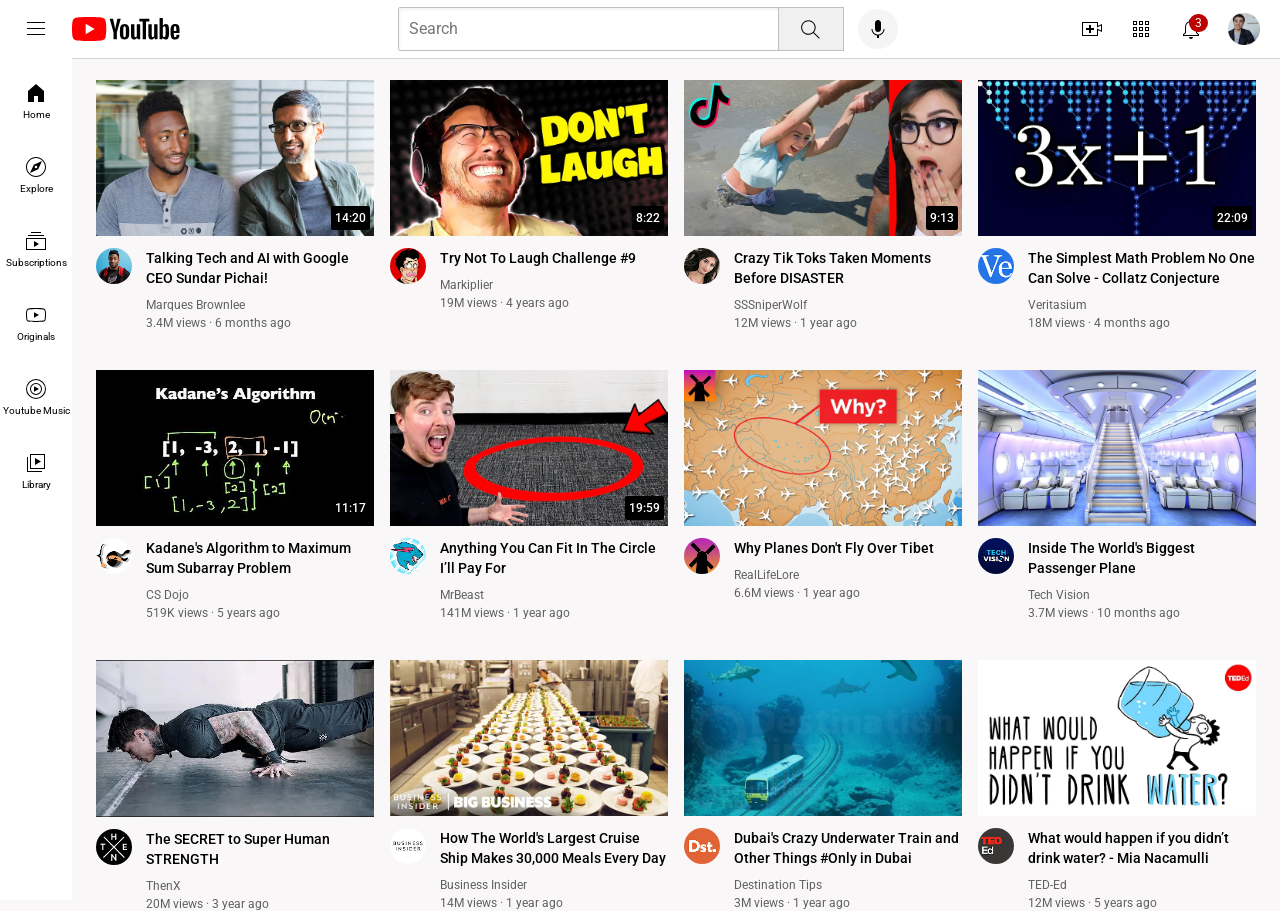
<file: youtube/youtube.html>
<!DOCTYPE html>
<html>
<head>
    <title>Youtube</title>
    <link rel="stylesheet" href ="css/header.css">
    <link rel="stylesheet" href="css/side-bar.css">
    <link rel="stylesheet" href="css/general.css">
    <link rel="stylesheet" href="css/video.css">
    <link rel="preconnect" href="https://fonts.googleapis.com">
    <link rel="preconnect" href="https://fonts.gstatic.com" crossorigin>
    <link href="https://fonts.googleapis.com/css2?family=Roboto:ital,wght@0,100..900;1,100..900&display=swap" rel="stylesheet">
</head>
<body>
    <!-- <img class="youtube-logo" src="C:\Users\koushik\Documents\HTML-CSS\Youtube\youtube-logo.svg"> -->
     <div class="header">
      <div class="left-section">
        <img class ="hamburger-menu" src="Assets/icons/hamburger-menu.svg">
        <img class="youtube-logo" src="Assets/icons/youtube-logo.svg">
      </div>
      <div class="middle-section">
        <input class="search-bar" type="text" placeholder="Search">
        <button class="search-button">
          <img class="search-logo"src="Assets/icons/search.svg">
          <div class="tooltip">Search</div>
        </button>
        <button class="voice-search-button">
          <img class="voice-search-icon"src="Assets/icons/voice-search-icon.svg">
          <div class="tooltip">Search With your voice</div>
        </button>
      </div>
      <div class="right-section">
        <div class="upload-icon-container">
        <img class="upload-icon" src="Assets/icons/upload.svg">
        <div class="tooltip">Create</div>
        </div>
        <div class="youtube-container">
        <img class="youtube-app" src ="Assets/icons/youtube-apps.svg">
        <div class="tooltip">Youtube apps</div>
        </div>
        <div class="notification">
          <div class="notification-container">
        <img class="notifications" src="Assets/icons/notifications.svg">
        <div class="tooltip">Notifications</div>
        </div>
        <div class="notifications-number">3</div>
        </div>
        <img class="my-channel" src="Assets/channel-pictures/my-channel.jpeg">
      </div>
    </div>
    <div class="side-bar">
      <div class="side-bar-content">
      <img class="home-icon" src="Assets/icons/home.svg">
      <div>Home</div>
      </div>
      <div class="side-bar-content">
      <img class="explore-icon" src="Assets/icons/explore.svg">
      <div>Explore</div>
      </div>
      <div class="side-bar-content">
        <img class="subscriptions-icon" src ="Assets/icons/subscriptions.svg">
        <div>Subscriptions</div>
      </div>
      <div class="side-bar-content">
        <img class="originals-icon" src="Assets/icons/originals.svg">
        <div>Originals</div>
      </div>
      <div class="side-bar-content">
        <img class="youtube-music-icon" src ="Assets/icons/youtube-music.svg">
        <div>Youtube Music</div>
      </div>
      <div class="side-bar-content">
        <img class="library-icon" src="Assets/icons/library.svg">
        <div>Library</div>
      </div>  
    </div>

    <div class="video-grid">
      <div class="video-preview">
        <div class="thumbnail-row">
          <img class="thumbnail" src="Assets/thumbnails/thumbnail-1.webp">
          <div class="video-time">14:20</div>
        </div>
        <div class="video-info-grid">
          <div class="channel-picture">
            <img class="profile-picture" src="Assets/channel-pictures/channel-1.jpeg">
          </div>
          <div class="video-info">
            <p class="video-title">
              Talking Tech and AI with Google CEO Sundar Pichai!
            </p>
            <p class="video-author">
              Marques Brownlee
            </p>
            <p class="video-stats">
              3.4M views &#183; 6 months ago
            </p>
          </div>
        </div>
      </div>

      <div class="video-preview">
        <div class="thumbnail-row">
          <img class="thumbnail" src="Assets/thumbnails/thumbnail-2.webp">
          <div class="video-time">8:22</div>
        </div>
        <div class="video-info-grid">
          <div class="channel-picture">
            <img class="profile-picture" src="Assets/channel-pictures/channel-2.jpeg">
          </div>
          <div class="video-info">
            <p class="video-title">
              Try Not To Laugh Challenge #9
            </p>
            <p class="video-author">
              Markiplier
            </p>
            <p class="video-stats">
              19M views &#183; 4 years ago
            </p>
          </div>
        </div>
      </div>

      <div class="video-preview">
        <div class="thumbnail-row">
          <img class="thumbnail" src="Assets/thumbnails/thumbnail-3.webp">
          <div class="video-time">9:13</div>
        </div>
        <div class="video-info-grid">
          <div class="channel-picture">
            <img class="profile-picture" src="Assets/channel-pictures/channel-3.jpeg">
          </div>
          <div class="video-info">
            <p class="video-title">
              Crazy Tik Toks Taken Moments Before DISASTER
            </p>
            <p class="video-author">
              SSSniperWolf
            </p>
            <p class="video-stats">
              12M views &#183; 1 year ago
            </p>
          </div>
        </div>
      </div>

      <div class="video-preview">
        <div class="thumbnail-row">
          <img class="thumbnail" src="Assets/thumbnails/thumbnail-4.webp">
          <div class="video-time">22:09</div>
        </div>
        <div class="video-info-grid">
          <div class="channel-picture">
            <img class="profile-picture" src="Assets/channel-pictures/channel-4.jpeg">
          </div>
          <div class="video-info">
            <p class="video-title">
              The Simplest Math Problem No One Can Solve - Collatz Conjecture
            </p>
            <p class="video-author">
              Veritasium
            </p>
            <p class="video-stats">
              18M views &#183; 4 months ago
            </p>
          </div>
        </div>
      </div>

      <div class="video-preview">
        <div class="thumbnail-row">
          <img class="thumbnail" src="Assets/thumbnails/thumbnail-5.webp">
          <div class="video-time">11:17</div>
        </div>
        <div class="video-info-grid">
          <div class="channel-picture">
            <img class="profile-picture" src="Assets/channel-pictures/channel-5.jpeg">
          </div>
          <div class="video-info">
            <p class="video-title">
              Kadane's Algorithm to Maximum Sum Subarray Problem
            </p>
            <p class="video-author">
              CS Dojo
            </p>
            <p class="video-stats">
              519K views &#183; 5 years ago
            </p>
          </div>
        </div>
      </div>

      <div class="video-preview">
        <div class="thumbnail-row">
          <img class="thumbnail" src="Assets/thumbnails/thumbnail-6.webp">
          <div class="video-time">19:59</div>
        </div>
        <div class="video-info-grid">
          <div class="channel-picture">
            <img class="profile-picture" src="Assets/channel-pictures/channel-6.jpeg">
          </div>
          <div class="video-info">
            <p class="video-title">
              Anything You Can Fit In The Circle I’ll Pay For
            </p>
            <p class="video-author">
              MrBeast
            </p>
            <p class="video-stats">
              141M views &#183; 1 year ago
            </p>
          </div>
        </div>
      </div>
      <div class="video-preview">
        <div class="thumbnail-row">
          <img class="thumbnail" src="Assets/thumbnails/thumbnail-7.webp">
        </div>
        <div class="video-info-grid">
          <div class="channel-picture">
            <img class="profile-picture" src="Assets/channel-pictures/channel-7.jpeg">
          </div>
          <div class="video-info">
            <p class="video-title">
              Why Planes Don't Fly Over Tibet
            </p>
            <p class="video-author">
              RealLifeLore
            </p>
            <p class="video-stats">
              6.6M views &#183; 1 year ago
            </p>
          </div>
        </div>
      </div>
      
      <div class="video-preview">
        <div class="thumbnail-row">
          <img class="thumbnail" src="Assets/thumbnails/thumbnail-8.webp">
        </div>
        <div class="video-info-grid">
          <div class="channel-picture">
            <img class="profile-picture" src="Assets/channel-pictures/channel-8.jpeg">
          </div>
          <div class="video-info">
            <p class="video-title">            
                Inside The World's Biggest Passenger Plane
            </p>
            <p class="video-author">
              Tech Vision
            </p>
            <p class="video-stats">
              3.7M views &#183; 10 months ago
            </p>
          </div>
        </div>
      </div>

      <div class="video-preview">
        <div class="thumbnail-row">
          <img class="thumbnail" src="Assets/thumbnails/thumbnail-9.webp">
        </div>
        <div class="video-info-grid">
          <div class="channel-picture">
            <img class="profile-picture" src="Assets/channel-pictures/channel-9.jpeg">
          </div>
          <div class="video-info">
            <p class="video-title">
              The SECRET to Super Human STRENGTH
            </p>
            <p class="video-author">
              ThenX
            </p>
            <p class="video-stats">
              20M views &#183; 3 year ago
            </p>
          </div>
        </div>
      </div>

      <div class="video-preview">
        <div class="thumbnail-row">
          <img class="thumbnail" src="Assets/thumbnails/thumbnail-10.webp">
        </div>
        <div class="video-info-grid">
          <div class="channel-picture">
            <img class="profile-picture" src="Assets/channel-pictures/channel-10.jpeg">
          </div>
          <div class="video-info">
            <p class="video-title">
              How The World's Largest Cruise Ship Makes 30,000 Meals Every Day
            </p>
            <p class="video-author">
              Business Insider
            </p>
            <p class="video-stats">
              14M views &#183; 1 year ago
            </p>
          </div>
        </div>
      </div>

      <div class="video-preview">
        <div class="thumbnail-row">
          <img class="thumbnail" src="Assets/thumbnails/thumbnail-11.webp">
        </div>
        <div class="video-info-grid">
          <div class="channel-picture">
            <img class="profile-picture" src="Assets/channel-pictures/channel-11.jpeg">
          </div>
          <div class="video-info">
            <p class="video-title">
              Dubai's Crazy Underwater Train and Other Things #Only in Dubai
            </p>
            <p class="video-author">
              Destination Tips
            </p>
            <p class="video-stats">
              3M views &#183; 1 year ago
            </p>
          </div>
        </div>
      </div>
      <div class="video-preview">
        <div class="thumbnail-row">
          <img class="thumbnail" src="Assets/thumbnails/thumbnail-12.webp">
        </div>
        <div class="video-info-grid">
          <div class="channel-picture">
            <img class="profile-picture" src="Assets/channel-pictures/channel-12.jpeg">
          </div>
          <div class="video-info">
            <p class="video-title">
              What would happen if you didn’t drink water? - Mia Nacamulli
            </p>
            <p class="video-author">
              TED-Ed
            </p>
            <p class="video-stats">
              12M views &#183; 5 years ago
            </p>
          </div>
        </div>
      </div>
    </div>
    </body>
  </html>
</file>
<file: youtube/css/header.css>
/* basic elements of html 
1)block elements - setups and takes the entire line like an p tag 
2)inline block elements - takes the only desired spaces like an image and searchbar
3)inline elements - takes the only desired space for text like an strong tag*/
/* we can apply properties for the tags at a time by using , */
/* .thumbnail{
    /* images properties : when we change the width of an image the height of the image also changes , so the dimensions will be equal  */
    /* object-fit: cover; this will cover a certain area that gives by us like height and width  */
    /* contain shrinks the image upto the desired area would be filled with that image */
    /* object-fit: contain; */
      .header{
        display:flex;
        height: 58px;
        flex-direction: row;
        justify-content: space-between;
        position:fixed;
        top:0;
        left:0;
        right:0;
        background-color: white;

        border-bottom-width:1px ;
        border-bottom-style:solid ;
        border-bottom-color: rgb(213, 210, 210);
        z-index:100;
      }
      .left-section{
        display:flex;
        align-items: center;
      }
      .middle-section {
        flex:1;
        margin-left: 70px;
        margin-right:35px;
        max-width: 500px;
        display: flex;
        align-items: center;
      }
      .search-button{
        height:44px; 
        width:66px;
        background-color: rgb(240, 240, 240);
        border-width: 1px;
        border-style: solid;
        border-color: rgb(192,192,192);
        margin-left: -1px;
        margin-right:10px;
        position: relative;

      }
      .search-button,
      .voice-search-button,
      .upload-icon-container,
      .youtube-container,
      .notification-container{
        display:flex;
        justify-content: center;
        align-items: center;
        position:relative;
      }
      .search-button .tooltip,
      .voice-search-button .tooltip,
      .upload-icon-container .tooltip,
      .youtube-container .tooltip,
      .notification-container .tooltip
      {
        position:absolute;
        background-color: grey;
        color:white;
        padding-top:4px;
        padding-bottom:4px;
        padding-right:8px;
        padding-left:8px;
        border-radius: 2px;
        font-size: 12px;
        bottom:-30px;
        opacity:0;
        transition: opacity 0.15s;
        pointer-events:none;
        white-space: nowrap;

      }
      .search-button:hover .tooltip,
      .voice-search-button:hover .tooltip,
      .upload-icon-container:hover .tooltip,
      .youtube-container:hover .tooltip,
      .notification-container:hover .tooltip
      {
        opacity:1;
      }
      .search-bar::placeholder{
        font-family: Roboto , Arial;
        font-size:16px;
      }
      .voice-search-button{
        height:40px;
        width:40px;
        border-style: solid;
        margin-left:4px;
        border-radius: 20px;
        border:none;
        background-color: rgb(245,245,245);
      }
      .voice-search-icon{
        height:24px;
      }
      .hamburger-menu{
        height:24px;
        margin-left:24px;
        margin-right:24px;
      }
      .youtube-logo{
        height:24px;
        width:100 px;
      }
      .search-bar{
        flex:1;
        height:40px;
        padding-left:10px;
        font-size:16px;
        border-width:1px;
        border-style: solid;
        border-color: rgb(192,192,192);
        border-radius: 2px;
        box-shadow: inset 1px 2px 3px rgba(0,0,0,0.05);
        /* For shrinking purpose we put width:0 */
        width:0;
      }
      .search-logo{
        height:25px;
      }
      .right-section{
        display:flex;
        justify-content: space-between;
        align-items: center;
        width:180px;
        margin-right:20px;
        /* to prevent flex box shrinking we are using flex-shrink:0 */
        flex-shrink:0;
      }
      .upload-icon{
        height:24px;
      }
      .youtube-app{
        height:24px;
      }
      .notifications{
        height:24px;
      }
      .notification{
        position:relative;
      }
      .notifications-number{
        font-family: Roboto,arial;
        position:absolute;
        background-color: rgb(186, 2, 2);
        right:-5px;
        top:-3px;
        color:white;
        font-size:12px;
        padding-right:6px;
        padding-left:6px;
        padding-top:2px;
        padding-bottom:2px;
        border-radius: 10px;
      }
      .my-channel{
        height:32px;
      }
</file>
<file: youtube/css/side-bar.css>
.side-bar{
    position: fixed;
    left:0;
    top:58px;
    bottom:0;
    width:72px;
    background-color: white;
    padding-top: 5px;;
    z-index: 200;
}
.side-bar-content{
    height:74px;
    display:flex;
    justify-content: center;
    align-items: center;
    flex-direction: column;
    cursor: pointer;
}
.side-bar-content div{
    font-family: Roboto,arial;
    font-size:10px;
}
.side-bar-content img{
    height:24px;
    margin-bottom:4px;
}
.side-bar-content:hover{
    background-color: rgb(235,235,235);
}
.home-icon{
  height:30px;
}
.explore-icon{
    height:30px;
}
.subscriptions-icon{
    height:30px;
}
.originals-icon{
    height:30px;
}
.youtube-music-icon{
    height:30px;
}
.library-icon{
    height:30px;
}
</file>
<file: youtube/css/general.css>
p {
        font-family: Roboto, Arial;
        margin-top: 0;
        margin-bottom: 0;
    }
    body{
        margin:0;
        padding-top:80px;
        padding-left:96px;
        padding-right: 24px;
        background-color: rgb(249, 247, 247);
      }
</file>
<file: youtube/css/video.css>
.thumbnail {
        width: 100%;
    }

    .video-title {
        margin-top: 0;
        font-size: 14px;
        font-weight: 500;
        line-height: 20px;
        margin-bottom: 10px;
        cursor:pointer;
    }

    .video-info-grid {
        display: grid;
        grid-template-columns: 50px 1fr;
    }

    .profile-picture {
        width: 36px;
        border-radius: 50px;
        cursor:pointer;
    }
    .thumbnail-row {
        margin-bottom: 8px;
        position:relative;
        cursor:pointer;
    }
    .video-time{
        font-family: Roboto,Arial;
        background-color:black;
        font-weight: 500;
        color:white;
        position:absolute;
        right:4px;
        bottom:10px;
        font-size:12px;
        padding-left:4px;
        padding-right:4px;
        padding-bottom:5px;
        padding-top:5px;
        border-radius:2px;
    }

    .video-author,
    .video-stats {
        font-size: 12px;
        color: rgb(96, 96, 96);
    }

    .video-author {
        margin-bottom: 4px;
    }

    .video-grid {
        display: grid;
        grid-template-columns: 1fr 1fr 1fr ;
        column-gap: 16px;
        row-gap: 40px;
    }
    @media(max-width:600px){
        .video-grid{
            grid-template-columns: 1fr 1fr;
        }
    }
    @media(min-width:751px)and(max-width:999px){
        .video-grid{
            grid-template-columns: 1fr 1fr 1fr;
        }
    }
    @media(min-width:1000px){
        .video-grid{
            grid-template-columns: 1fr 1fr 1fr 1fr;
        }
    }
</file>
